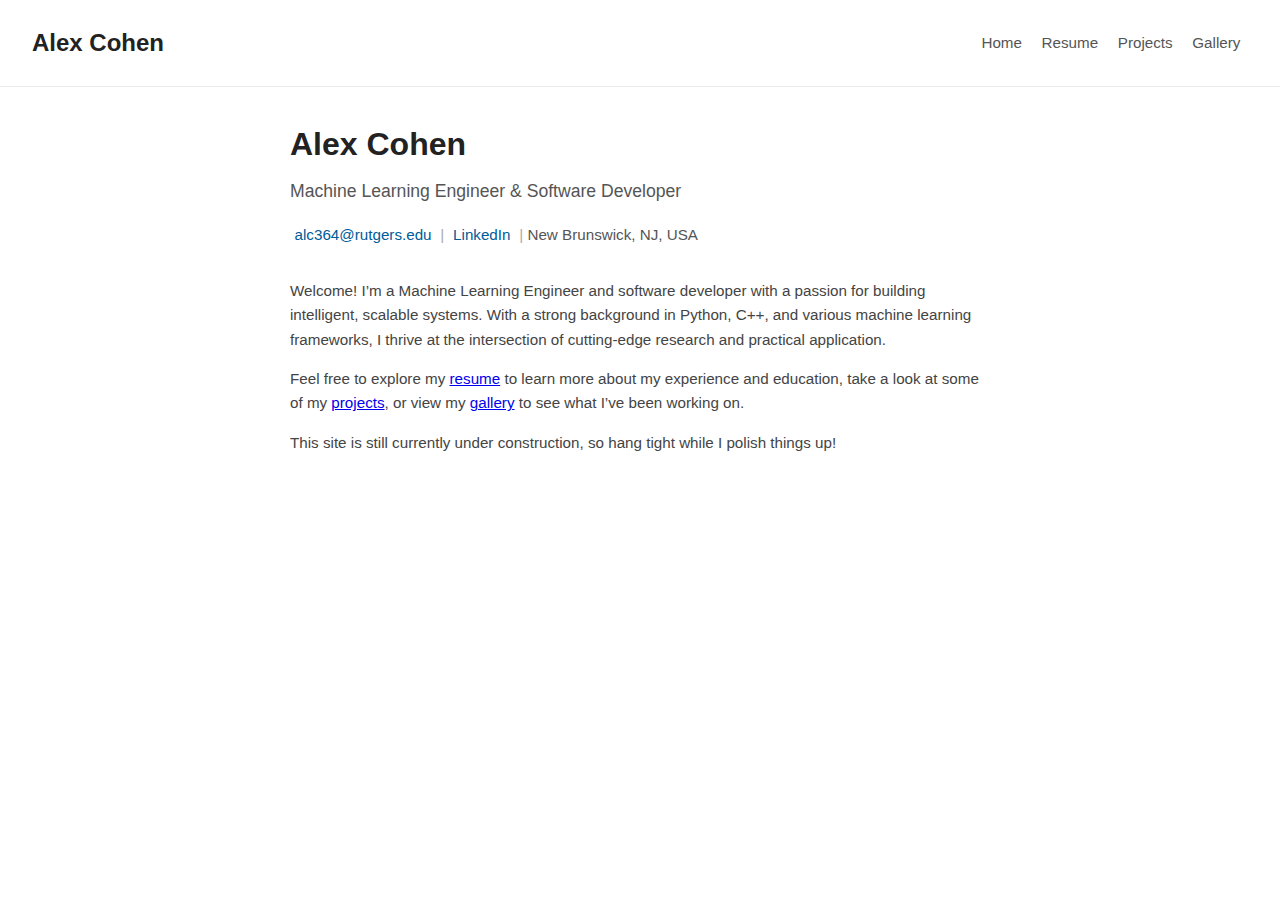
<file: index.html>
<!DOCTYPE html>
<html lang="en">
<head>
    <meta charset="UTF-8" />
    <meta name="viewport" content="width=device-width, initial-scale=1.0"/> 
    <meta name="description" content="Alex Cohen - Machine Learning Engineer and Software Developer"/>
    <title>Alex Cohen - Home</title>
    <link rel="stylesheet" href="style.css" />
</head>
<body>
    <header>
        <a class="logo" href="index.html">Alex Cohen</a>
        <nav>
            <a href="index.html">Home</a>
            <a href="resume.html">Resume</a>
            <a href="projects.html">Projects</a>
            <a href="gallery.html">Gallery</a>
        </nav>
    </header>
    <main>
        <section class="profile">
            <h1>Alex Cohen</h1>
            <p>Machine Learning Engineer &amp; Software Developer</p>
            <div class="contact">
                <a href="mailto:alc364@rutgers.edu">alc364@rutgers.edu</a> 
                <span class="divider">|</span> 
                <a href="https://linkedin.com/in/acohen01" target="_blank" rel="noopener noreferrer">LinkedIn</a>
                <span class="divider">|</span> 
                <span>New Brunswick, NJ, USA</span>
            </div>
        </section>

        <section>
            <p>Welcome! I’m a Machine Learning Engineer and software developer with a passion for building intelligent, scalable systems. With a strong background in Python, C++, and various machine learning frameworks, I thrive at the intersection of cutting-edge research and practical application.</p>
            <p>Feel free to explore my <a href="resume.html">resume</a> to learn more about my experience and education, take a look at some of my <a href="projects.html">projects</a>, or view my <a href="gallery.html">gallery</a> to see what I’ve been working on.</p>
            <p>This site is still currently under construction, so hang tight while I polish things up!</p>
        </section>
    </main>
</body>
</html>
</file>
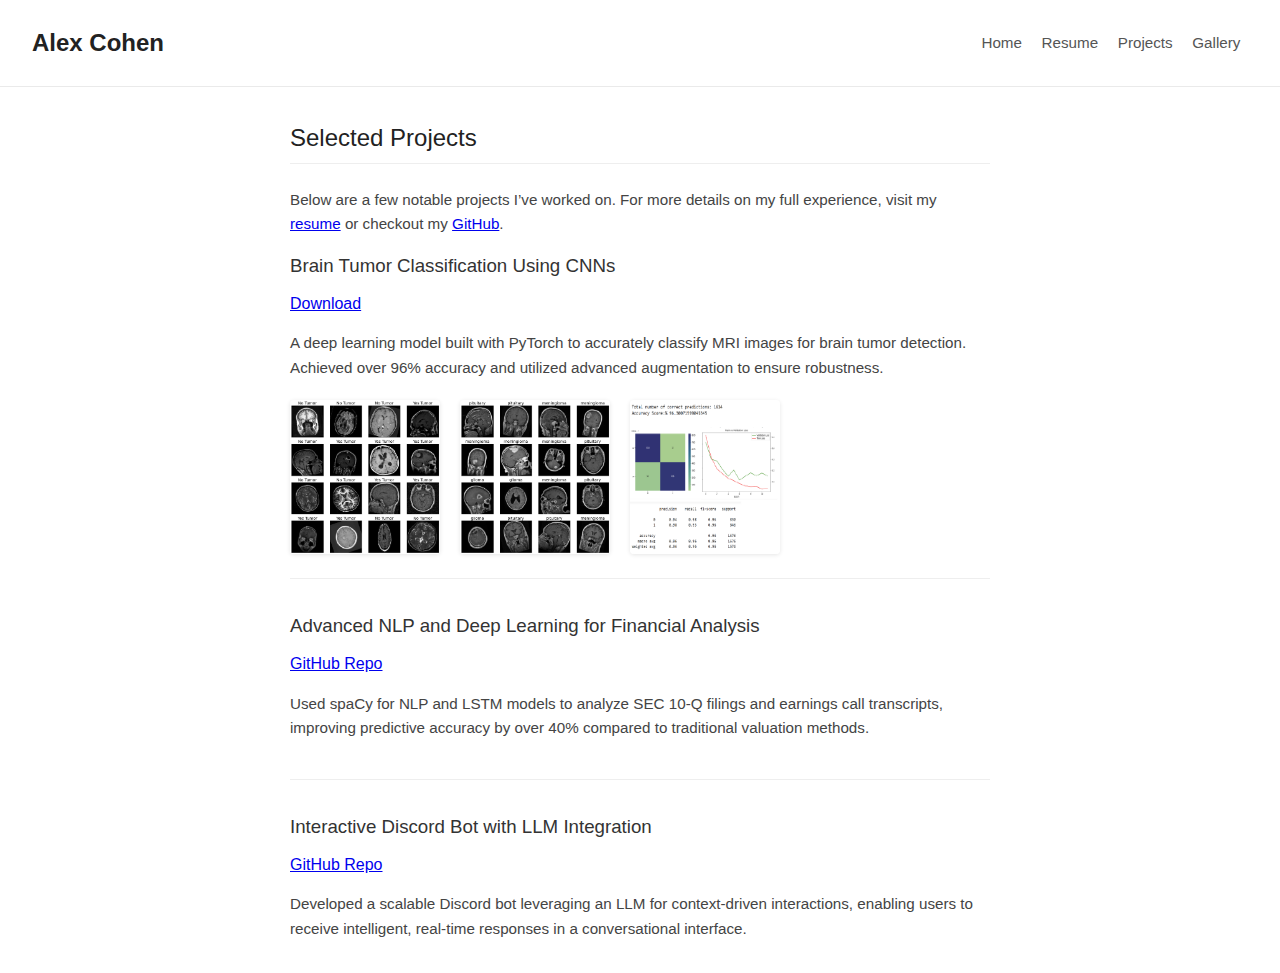
<file: projects.html>
<!DOCTYPE html>
<html lang="en">
<head>
    <meta charset="UTF-8" />
    <meta name="viewport" content="width=device-width, initial-scale=1.0"/> 
    <meta name="description" content="Alex Cohen - Projects"/>
    <title>Alex Cohen - Projects</title>
    <link rel="stylesheet" href="style.css" />
</head>
<body>
    <header>
        <a class="logo" href="index.html">Alex Cohen</a>
        <nav>
            <a href="index.html">Home</a>
            <a href="resume.html">Resume</a>
            <a href="projects.html" class="active">Projects</a>
            <a href="gallery.html">Gallery</a>
        </nav>
    </header>
    <main>
        <section>
            <h2>Selected Projects</h2>
            <p>Below are a few notable projects I’ve worked on. For more details on my full experience, visit my <a href="resume.html" target="_blank">resume</a> or checkout my <a href="https://github.com/acohen1" target="_blank">GitHub</a>.</p>

            <div class="entry">
                <h3>Brain Tumor Classification Using CNNs</h3>
                <a href="https://1drv.ms/f/s!AjIn1JFN9gxHh6ssJ9QEJckKv1W7kQ?e=Q5wac3" target="_blank">Download</a>
                <p>A deep learning model built with PyTorch to accurately classify MRI images for brain tumor detection. Achieved over 96% accuracy and utilized advanced augmentation to ensure robustness.</p>
            
                <div class="image-row">
                    <img src="media/tumor_classification.png" 
                         alt="A grid of MRI brain scans, each labeled as either ‘No Tumor’ or ‘Yes Tumor,’ representing the binary classification outcomes from the trained model."
                         class="clickable-image">
                    
                    <img src="media/tumor_classification_2.png" 
                         alt="A grid of MRI brain scans labeled with tumor types (such as pituitary, meningioma, or glioma) as identified by the VGG-16 CNN classification model."
                         class="clickable-image">

                    <img src="media/accuracy.png"
                         alt = "A summarized visualization of the model's performance, featuring a confusion matrix indicating our false positive and false negative rates (type 1 and 2 error), a training vs. validation loss plot showing performance improvements over epochs, and a classification metrics table (precision, recall, f1-score) illustrating an overall accuracy of approximately 96.3%."
                         class="clickable-image">
                </div>
            </div>            
            <div class="entry">
                <h3>Advanced NLP and Deep Learning for Financial Analysis</h3>
                <a href="https://github.com/acohen1/FinAnalysis" target_="_blank">GitHub Repo</a>
                <p>Used spaCy for NLP and LSTM models to analyze SEC 10-Q filings and earnings call transcripts, improving predictive accuracy by over 40% compared to traditional valuation methods.</p>
            </div>
            <div class="entry">
                <h3>Interactive Discord Bot with LLM Integration</h3>
                <a href="https://github.com/acohen1/DiscordBot" target="_blank">GitHub Repo</a>
                <p>Developed a scalable Discord bot leveraging an LLM for context-driven interactions, enabling users to receive intelligent, real-time responses in a conversational interface.</p>
            </div>
        </section>
    </main>

    <!-- Modal for Image Enlargement -->
    <div id="image-modal" class="modal">
        <span class="close">&times;</span>
        <img class="modal-content" id="modal-img">
        <div id="caption"></div>
    </div>

    <script>
        // Modal functionality
        const modal = document.getElementById("image-modal");
        const modalImg = document.getElementById("modal-img");
        const captionText = document.getElementById("caption");
        const closeBtn = document.querySelector(".close");
        
        document.querySelectorAll('.clickable-image').forEach(img => {
            img.addEventListener('click', () => {
                modal.style.display = "block";
                modalImg.src = img.src;
                captionText.textContent = img.alt;
            });
        });

        closeBtn.onclick = function() {
            modal.style.display = "none";
        }

        window.addEventListener('click', (e) => {
            if (e.target === modal) {
                modal.style.display = "none";
            }
        });
    </script>
</body>
</html>
</file>
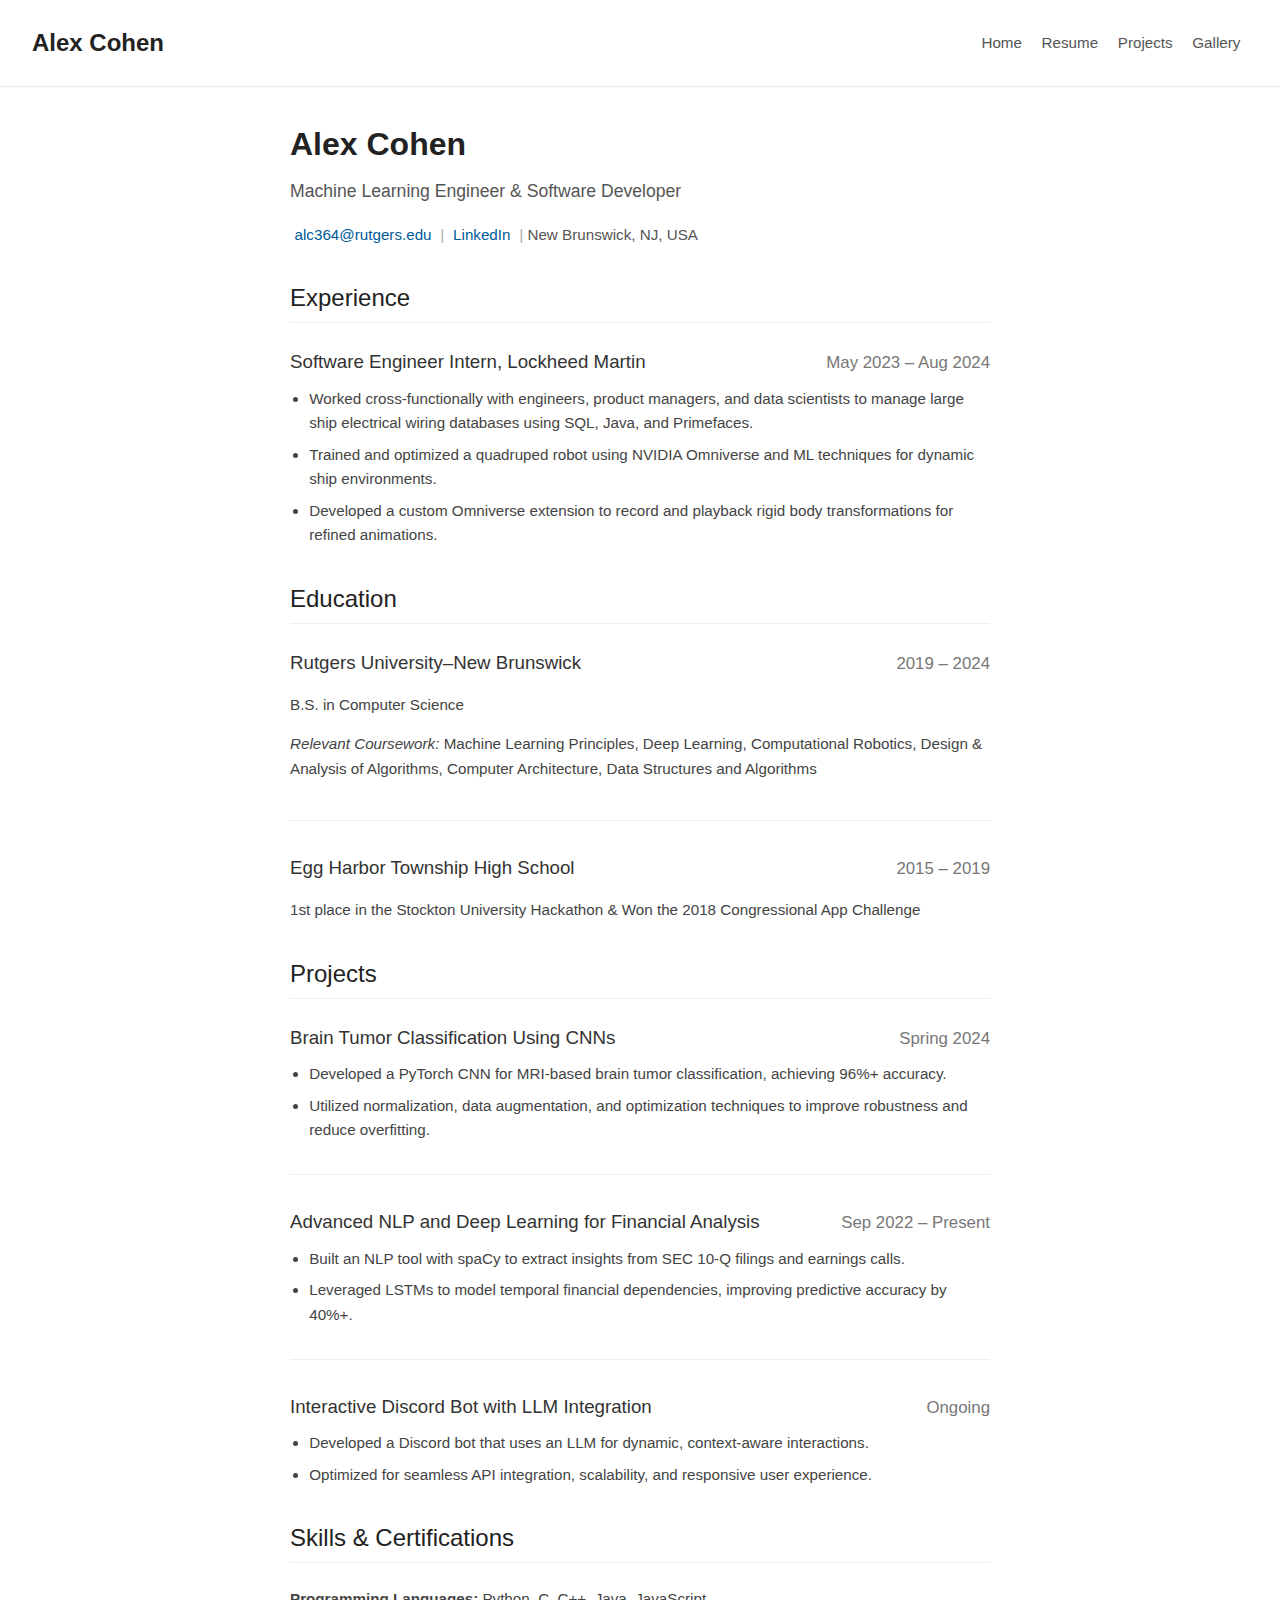
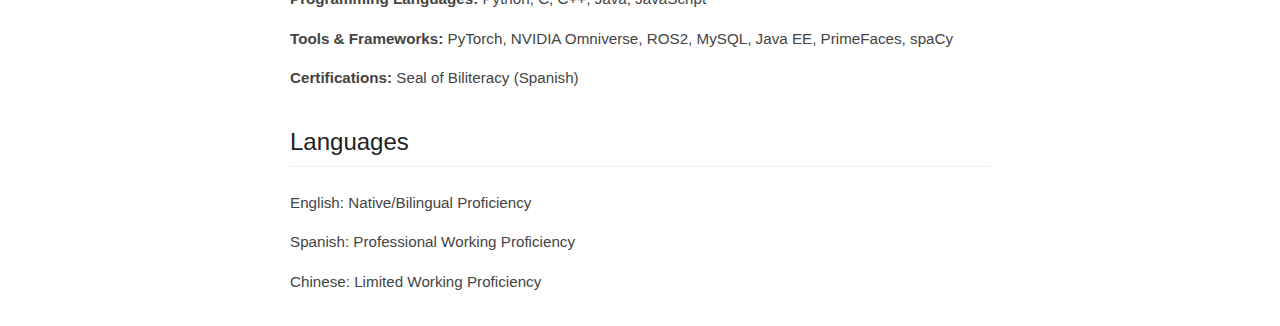
<file: resume.html>
<!DOCTYPE html>
<html lang="en">
<head>
    <meta charset="UTF-8" />
    <meta name="viewport" content="width=device-width, initial-scale=1.0"/> 
    <meta name="description" content="Alex Cohen - Resume"/>
    <title>Alex Cohen - Resume</title>
    <link rel="stylesheet" href="style.css" />
</head>
<body>
    <header>
        <a class="logo" href="index.html">Alex Cohen</a>
        <nav>
            <a href="index.html">Home</a>
            <a href="resume.html" class="active">Resume</a>
            <a href="projects.html">Projects</a>
            <a href="gallery.html">Gallery</a>
        </nav>
    </header>
    <main>
        <section class="profile">
            <h1>Alex Cohen</h1>
            <p>Machine Learning Engineer & Software Developer</p>
            <div class="contact">
                <a href="mailto:alc364@rutgers.edu">alc364@rutgers.edu</a> 
                <span class="divider">|</span> 
                <a href="https://linkedin.com/in/acohen01" target="_blank" rel="noopener noreferrer">LinkedIn</a>
                <span class="divider">|</span> 
                <span>New Brunswick, NJ, USA</span>
            </div>
        </section>

        <section>
            <h2>Experience</h2>
            <div class="entry">
                <h3>Software Engineer Intern, Lockheed Martin <span class="date">May 2023 – Aug 2024</span></h3>
                <ul>
                    <li>Worked cross-functionally with engineers, product managers, and data scientists to manage large ship electrical wiring databases using SQL, Java, and Primefaces.</li>
                    <li>Trained and optimized a quadruped robot using NVIDIA Omniverse and ML techniques for dynamic ship environments.</li>
                    <li>Developed a custom Omniverse extension to record and playback rigid body transformations for refined animations.</li>
                    
                </ul>
            </div>
        </section>

        <section>
            <h2>Education</h2>
            <div class="entry">
                <h3>Rutgers University–New Brunswick <span class="date">2019 – 2024</span></h3>
                <p>B.S. in Computer Science</p>
                <p><em>Relevant Coursework:</em> Machine Learning Principles, Deep Learning, Computational Robotics, Design &amp; Analysis of Algorithms, Computer Architecture, Data Structures and Algorithms</p>
            </div>
            <div class="entry">
                <h3>Egg Harbor Township High School <span class="date">2015 – 2019</span></h3>
                <p>1st place in the Stockton University Hackathon &amp; Won the 2018 Congressional App Challenge</p>
            </div>
        </section>

        <section>
            <h2>Projects</h2>
            <div class="entry">
                <h3>Brain Tumor Classification Using CNNs <span class="date">Spring 2024</span></h3>
                <ul>
                    <li>Developed a PyTorch CNN for MRI-based brain tumor classification, achieving 96%+ accuracy.</li>
                    <li>Utilized normalization, data augmentation, and optimization techniques to improve robustness and reduce overfitting.</li>
                </ul>
            </div>
            <div class="entry">
                <h3>Advanced NLP and Deep Learning for Financial Analysis <span class="date">Sep 2022 – Present</span></h3>
                <ul>
                    <li>Built an NLP tool with spaCy to extract insights from SEC 10-Q filings and earnings calls.</li>
                    <li>Leveraged LSTMs to model temporal financial dependencies, improving predictive accuracy by 40%+.</li>
                </ul>
            </div>
            <div class="entry">
                <h3>Interactive Discord Bot with LLM Integration <span class="date">Ongoing</span></h3>
                <ul>
                    <li>Developed a Discord bot that uses an LLM for dynamic, context-aware interactions.</li>
                    <li>Optimized for seamless API integration, scalability, and responsive user experience.</li>
                </ul>
            </div>
        </section>

        <section>
            <h2>Skills &amp; Certifications</h2>
            <p><strong>Programming Languages:</strong> Python, C, C++, Java, JavaScript</p>
            <p><strong>Tools &amp; Frameworks:</strong> PyTorch, NVIDIA Omniverse, ROS2, MySQL, Java EE, PrimeFaces, spaCy</p>
            <p><strong>Certifications:</strong> Seal of Biliteracy (Spanish)</p>
        </section>

        <section>
            <h2>Languages</h2>
            <p>English: Native/Bilingual Proficiency</p>
            <p>Spanish: Professional Working Proficiency</p>
            <p>Chinese: Limited Working Proficiency</p>
        </section>
    </main>
</body>
</html>
</file>
<file: style.css>
html, body {
    margin: 0;
    padding: 0;
    font-family: "Segoe UI", Tahoma, Geneva, Verdana, sans-serif;
    background: #ffffff;
    color: #333333;
    line-height: 1.6;
}

header {
    border-bottom: 1px solid #eaeaea;
    padding: 1.5em 2em;
    display: flex;
    justify-content: space-between;
    align-items: center;
}

header .logo {
    font-size: 1.5em;
    font-weight: 600;
    color: #222;
    text-decoration: none;
}

nav a {
    margin: 0 0.5em;
    color: #555;
    text-decoration: none;
    font-size: 0.95em;
    font-weight: 500;
    transition: color 0.2s ease-in-out;
}

nav a:hover {
    color: #005b99;
}

main {
    max-width: 700px;
    margin: 2em auto;
    padding: 0 1em;
}

.profile h1 {
    margin: 0 0 0.2em 0;
    font-weight: 600;
    font-size: 2em;
    color: #222;
}

.profile p {
    margin: 0.2em 0 1em 0;
    font-size: 1.1em;
    color: #555;
}

.contact {
    font-size: 0.95em;
    color: #555;
}

.contact a {
    color: #005b99;
    text-decoration: none;
    margin: 0 0.3em;
}
.contact a:hover {
    text-decoration: underline;
}

.contact .divider {
    color: #aaa;
}

section {
    margin-bottom: 2em;
}

section h2 {
    border-bottom: 1px solid #eee;
    font-weight: 500;
    color: #222;
    margin-bottom: 1em;
    padding-bottom: 0.2em;
}

.entry {
    margin-bottom: 1.5em;
}

.entry h3 {
    margin: 0 0 0.5em 0;
    font-weight: 500;
    color: #333;
    display: flex;
    justify-content: space-between;
    align-items: baseline;
    flex-wrap: wrap;
}

.entry:not(:last-child) {
    border-bottom: 1px solid #eee; 
    padding-bottom: 1.5em;
    margin-bottom: 2em;
}

.date {
    font-size: 0.9em;
    font-weight: normal;
    color: #777;
}

.entry ul {
    margin: 0;
    padding-left: 1.2em;
    list-style-type: disc;
}

.entry ul li {
    margin-bottom: 0.5em;
}

p, li {
    font-size: 0.95em;
    color: #444;
}

.gallery-grid {
    display: grid;
    grid-template-columns: repeat(auto-fill, minmax(180px, 1fr));
    gap: 1em;
    margin-top: 2em;
}

.gallery-grid img {
    width: 100%;
    border-radius: 4px;
    object-fit: cover;
    box-shadow: 0 0 4px rgba(0,0,0,0.1);
    transition: transform 0.2s ease;
}

.gallery-grid img:hover {
    transform: scale(1.02);
}

@media (max-width: 600px) {
    .date {
        display: block;
        margin-top: 0.3em;
    }
}

.image-row {
    margin-top: 20px;
    display: flex;
    gap: 20px;
}

.clickable-image {
    width: 150px;
    height: auto;
    vertical-align: middle;
    border-radius: 4px;
    cursor: zoom-in;
    transition: transform 0.2s ease, box-shadow 0.2s ease;
    box-shadow: 0 1px 4px rgba(0,0,0,0.1);
}

.clickable-image:hover {
    transform: scale(1.05);
    box-shadow: 0 4px 12px rgba(0,0,0,0.2);
}

/* Modal Styles */
.modal {
    display: none; 
    position: fixed; 
    z-index: 999; 
    left: 0; 
    top: 0;
    width: 100%; 
    height: 100%; 
    overflow: auto;
    background-color: rgba(0,0,0,0.8);
    animation: fadeIn 0.3s;
}

@keyframes fadeIn {
  from {opacity: 0;}
  to {opacity: 1;}
}

.modal-content {
    margin: auto;
    display: block;
    max-width: 80%;
    max-height: 80%;
    border-radius: 8px;
    box-shadow: 0 0 20px #000;
    animation: zoom 0.3s;
}

@keyframes zoom {
  from {transform: scale(0.95)}
  to {transform: scale(1)}
}

#caption {
    margin: auto;
    display: block;
    text-align: center;
    color: #fff;
    font-size: 18px;
    padding: 10px 0;
}

.close {
    position: absolute;
    top: 20px;
    right: 40px;
    color: #fff;
    font-size: 40px;
    font-weight: bold;
    cursor: pointer;
    transition: color 0.2s;
}

.close:hover {
    color: #ddd;
}

.close:focus {
    color: #ddd;
    text-decoration: none;
}
</file>
